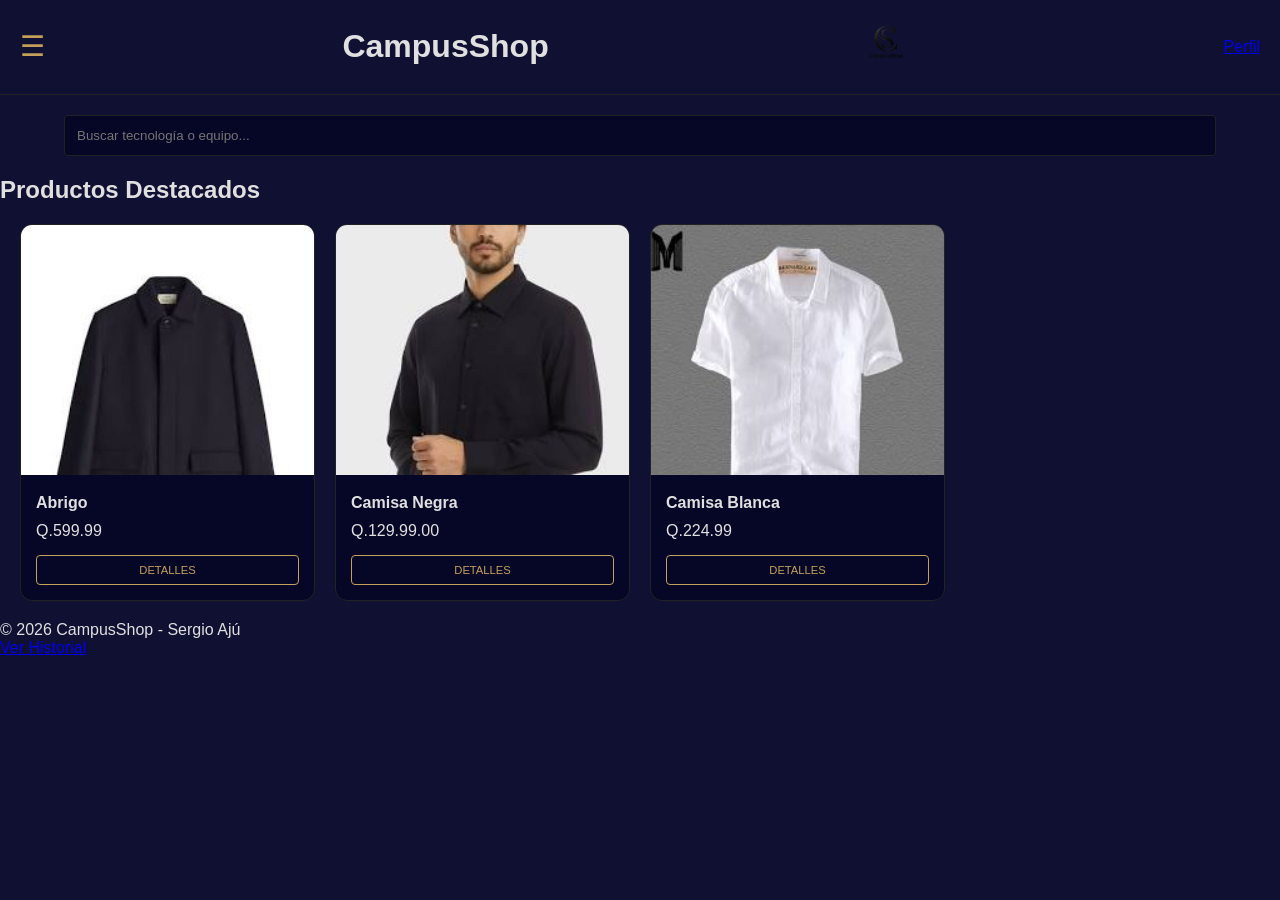
<file: index.html>
<!DOCTYPE html>
<html lang="es">
<head>
    <meta charset="UTF-8">
    <meta name="viewport" content="width=device-width, initial-scale=1.0">
    <title>CampusShop | Inicio</title>
    <link rel="stylesheet" href="CSS/base.css">
    <link rel="stylesheet" href="CSS/layout.css">
    <link rel="stylesheet" href="CSS/components.css">
    <link rel="stylesheet" href="CSS/responsive.css">
</head>
<body>
    <input type="checkbox" id="btn-menu">

    <aside class="sidebar">
        <div class="sidebar-header">
            <img src="IMG/LOGOS/icono1.png" alt="Logo CampusShop" class="logo-sidebar">
            <h2>CampusShop</h2>
            <label for="btn-menu" class="close-icon">cerrar barra</label>
        </div>
        <nav>
            <ul>
                <li class="active"><a href="index.html">☰ Home</a></li>
                <li><a href="productos de html/abrigos.html">Abrigos</a></li>
                <li><a href="productos de html/camisas.html">Camisetas</a></li>
                <li><a href="productos de html/pantalon.html">Pantalones</a></li>
                <li><a href="productos de html/zapatos.html">Zapatos</a></li>
                <hr>
                <li><a href="catalogo.html">Catalogo</a></li>
                <li><a href="perfil.html">Perfil</a></li>
                <li><a href="carrito.html">Carrito</a></li>
            </ul>
        </nav>
    </aside>

    <div class="content-wrapper">
        <header>
            <label for="btn-menu" class="hamburguesa">☰</label>
            <h1>CampusShop</h1>
            <img src="IMG/LOGOS/icono1.png" alt="Logo CampusShop" class="logo-sidebar">
            <a href="perfil.html" class="profile-link">Perfil</a>
        </header>

        <main>
            <section id="busqueda">
                <input type="text" placeholder="Buscar tecnología o equipo...">
            </section>

            <section id="productos-destacados">
                <h2>Productos Destacados</h2>
                <div class="grid-container">
                    <article class="card">
                        <img src="IMG/ROPA/ABRIGOS/abrigo1.jpg" alt="Abrigo">
                        <div class="card-info">
                            <h3>Abrigo </h3>
                            <p>Q.599.99</p>
                            <a href="productos de html/producto.html">Detalles</a>
                        </div>
                    </article>
                    <article class="card">
                        <img src="IMG/ROPA/CAMISAS/camisa1.jpg" alt="Camisa">
                        <div class="card-info">
                            <h3>Camisa Negra</h3>
                            <p>Q.129.99.00</p>
                            <a href="productos de html/producto.html">Detalles</a>
                        </div>
                    </article>
                    <article class="card">
                        <img src="IMG/ROPA/CAMISAS/camisa2.jpg" alt="Camiseta">
                        <div class="card-info">
                            <h3>Camisa Blanca</h3>
                            <p>Q.224.99</p>
                            <a href="productos de html/producto.html">Detalles</a>
                        </div>
                    </article>
                </div>
            </section>
        </main>

        <footer>
            <p>&copy; 2026 CampusShop - Sergio Ajú</p>
            <a href="historial.html">Ver Historial</a>
        </footer>
    </div>
</body>
</html>
</file>
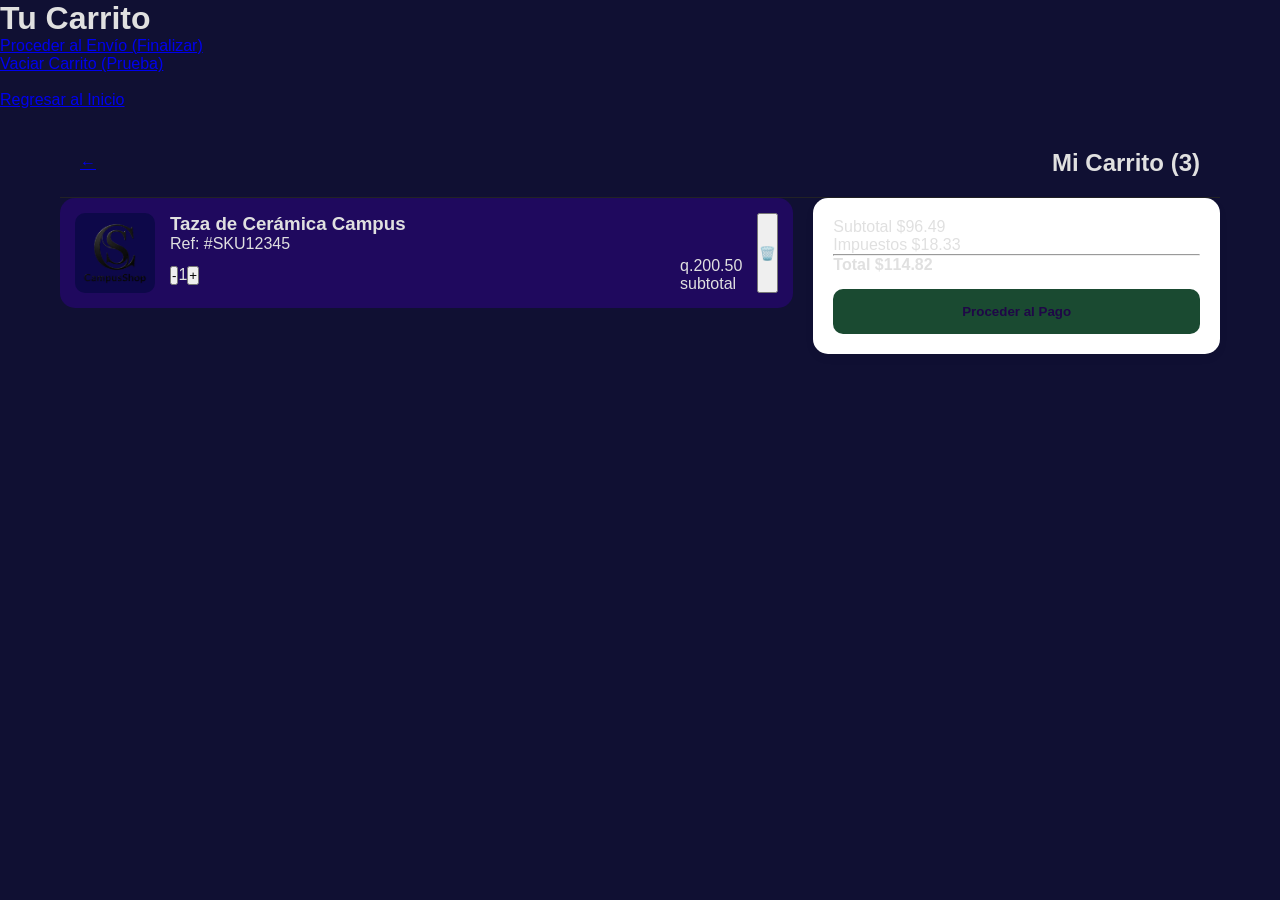
<file: carrito.html>
<!DOCTYPE html>
<html lang="es">
<head>
    <meta charset="UTF-8">
    <title>Carrito de Compras</title>
    <link rel="stylesheet" href="CSS/base.css">
    <link rel="stylesheet" href="CSS/layout.css">
    <link rel="stylesheet" href="CSS/components.css">
    <link rel="stylesheet" href="CSS/responsive.css">

</head>
<body>
    <h1>Tu Carrito</h1>
    <a href="verificar.html">Proceder al Envío (Finalizar)</a><br>
    <a href="vacio.html">Vaciar Carrito (Prueba)</a><br><br>
    <a href="index.html">Regresar al Inicio</a>
</body>
    <main class="cart-container">
    <header class="cart-header">
        <a href="index.html">←</a>
        <h2>Mi Carrito (3)</h2>
    </header>

    <div class="cart-wrapper">
        <section class="cart-items">
            <article class="cart-item">
                <img src="IMG/LOGOS/icono1.png" alt="ICONO">
                <div class="item-details">
                    <div class="item-info">
                        <h3>Taza de Cerámica Campus</h3>
                        <p class="ref">Ref: #SKU12345</p>
                    </div>
                    <div class="item-controls">
                        <div class="qty">
                            <button>-</button><span>1</span><button>+</button>
                        </div>
                        <div class="price-box">
                            <p>q.200.50</p>
                            <span>subtotal</span>
                        </div>
                    </div>
                </div>
                <button class="btn-delete">🗑️</button>
            </article>
            </section>

        <aside class="cart-summary">
            <div class="summary-row">
                <span>Subtotal</span>
                <span>$96.49</span>
            </div>
            <div class="summary-row">
                <span>Impuestos</span>
                <span>$18.33</span>
            </div>
            <hr>
            <div class="summary-row total">
                <strong>Total</strong>
                <strong>$114.82</strong>
            </div>
            <button class="btn-checkout">Proceder al Pago</button>
        </aside>
    </div>
</main>
</html>
</file>
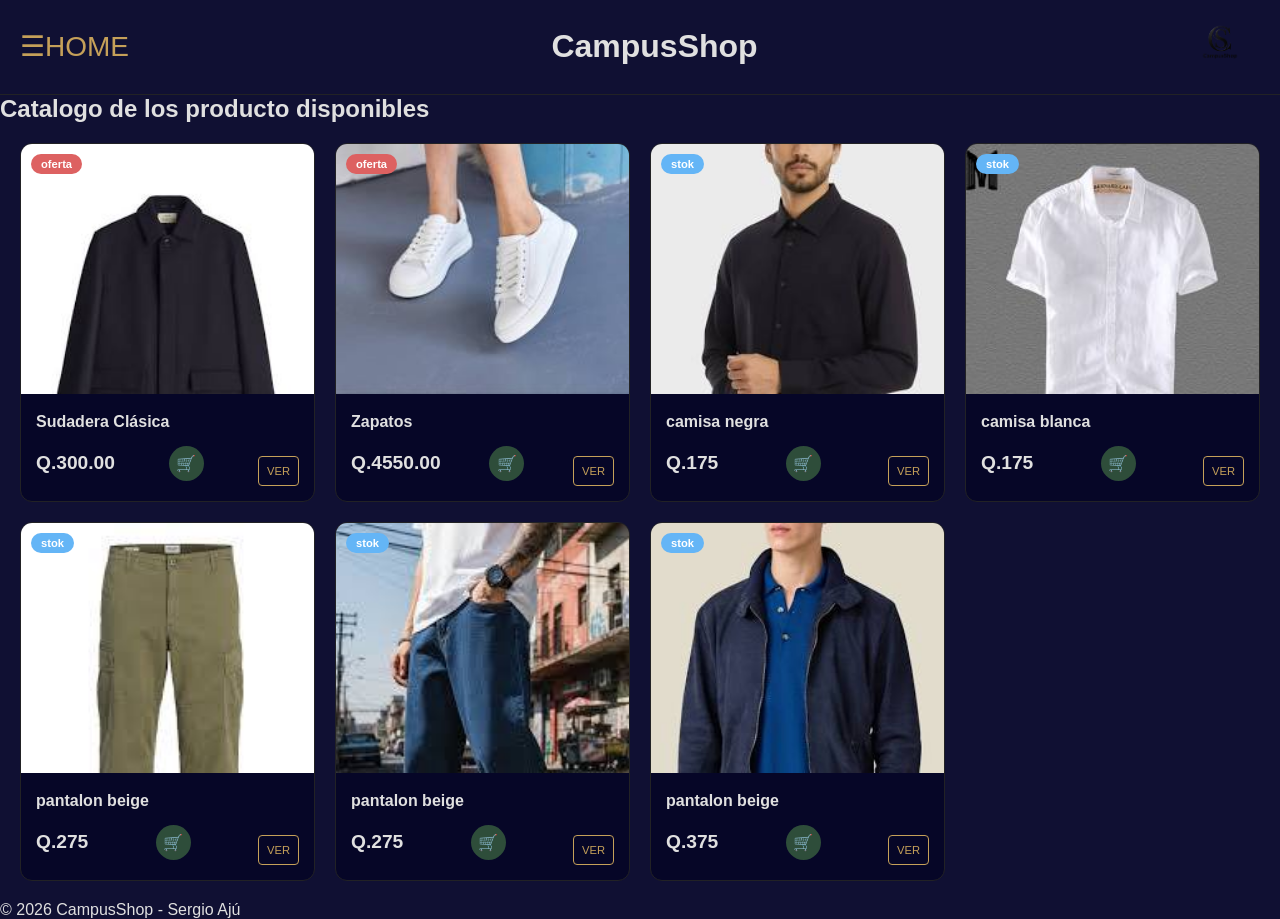
<file: catalogo.html>
<!DOCTYPE html>
<html lang="es">
<head>
    <meta charset="UTF-8">
    <meta name="viewport" content="width=device-width, initial-scale=1.0">
    <title>CampusShop | Catálogo</title>
    <link rel="stylesheet" href="CSS/base.css">
    <link rel="stylesheet" href="CSS/layout.css">
    <link rel="stylesheet" href="CSS/components.css">
    <link rel="stylesheet" href="CSS/responsive.css">
</head>
<body>
    <input type="checkbox" id="btn-menu">

    <aside class="sidebar">
        <div class="sidebar-header">
            <img src="IMG/LOGOS/icono1.png" alt="Logo CampusShop" class="logo-sidebar">
            <h2>CampusShop</h2>
            <label for="btn-menu" class="close-icon">cerrar barra</label>
        </div>
        <nav>
            <ul>
                <li class="active"><a href="index.html">☰ HOME</a></li>
                <li><a href="productos de html/abrigos.html">Abrigos</a></li>
                <li><a href="productos de html/camisas.html">Camisetas</a></li>
                <li><a href="productos de html/pantalon.html">Pantalones</a></li>
                <li><a href="productos de html/zapatos.html">Abrigos</a></li>
                <hr>
                <li><a href="perfil.html">Perfil</a></li>
                <li><a href="carrito.html">Carrito</a></li>
            </ul>
        </nav>
    </aside>

    <div class="content-wrapper">
        <header>
            <label for="btn-menu" class="hamburguesa">☰HOME</label>
            <h1>CampusShop</h1>
            <img src="IMG/LOGOS/icono1.png" alt="Logo CampusShop" class="logo-sidebar">
        </header>
        <main>
            <h2>Catalogo de los producto disponibles</h2>
            <section class="grid-container">   
                <article class="card">
                    <span class="badge oferta">oferta</span>
                    <img src="IMG/ROPA/ABRIGOS/abrigo1.jpg" alt="Sudadera">
                    <div class="card-info">
                        <h3>Sudadera Clásica</h3>
                        <div class="price-row">
                            <p>Q.300.00</p>
                            <button class="btn-add">🛒</button>
                            <a href="productos de html/producto.html">Ver</a>
                        </div>
                    </div>
                </article>
            <article class="card">
                <span class="badge oferta">oferta</span>
                <img src="IMG/ROPA/ZAPATOS/zapatos1.jpg" alt="Zapatos">
                <div class="card-info">
                    <h3>Zapatos</h3>
                    <div class="price-row">
                        <p>Q.4550.00</p>
                        <button class="btn-add">🛒</button>
                        <a href="productos de html/producto.html">Ver</a>
                    </div>
                </div>
            </article>
            <article class="card">
                <span class="badge stock">stok</span>
                <img src="IMG/ROPA/CAMISAS/camisa1.jpg" alt="camisa">
                <div class="card-info">
                    <h3>camisa negra</h3>
                    <div class="price-row">
                        <p>Q.175</p>
                        <button class="btn-add">🛒</button>
                        <a href="productos de html/producto.html">ver</a>
                    </div>
                </div>
            </article>
            <article class="card">
                <span class="badge stock">stok</span>
                <img src="IMG/ROPA/CAMISAS/camisa2.jpg" alt="camisa">
                <div class="card-info">
                    <h3>camisa blanca</h3>
                    <div class="price-row">
                        <p>Q.175</p>
                        <button class="btn-add">🛒</button>
                        <a href="productos de html/producto.html">ver</a>
                    </div>
                </div>
            </article>
        </article>
        <article class="card">
            <span class="badge stock">stok</span>
            <img src="IMG/ROPA/PANTALONES/pantalon2.jpg" alt="camisa">
            <div class="card-info">
                <h3>pantalon beige</h3>
                <div class="price-row">
                    <p>Q.275</p>
                    <button class="btn-add">🛒</button>
                    <a href="productos de html/producto.html">ver</a>
                </div>
            </div>
        </article>
        <article class="card">
            <span class="badge stock">stok</span>
            <img src="IMG/ROPA/PANTALONES/pantalon1.jpg" alt="camisa">
            <div class="card-info">
                <h3>pantalon beige</h3>
                <div class="price-row">
                    <p>Q.275</p>
                    <button class="btn-add">🛒</button>
                    <a href="productos de html/producto.html">ver</a>
                </div>
            </div>
        </article>
        <article class="card">
            <span class="badge stock">stok</span>
            <img src="IMG/ROPA/ABRIGOS/abrigo2.jpg" alt="camisa">
            <div class="card-info">
                <h3>pantalon beige</h3>
                <div class="price-row">
                    <p>Q.375</p>
                    <button class="btn-add">🛒</button>
                    <a href="productos de html/producto.html">ver</a>
                </div>
            </div>
        </article>
        </main>
        <footer>
            <p>&copy; 2026 CampusShop - Sergio Ajú</p>
            <nav class="footer-nav">
            </nav>
        </footer>
    </div>
</body>
</html>
</file>
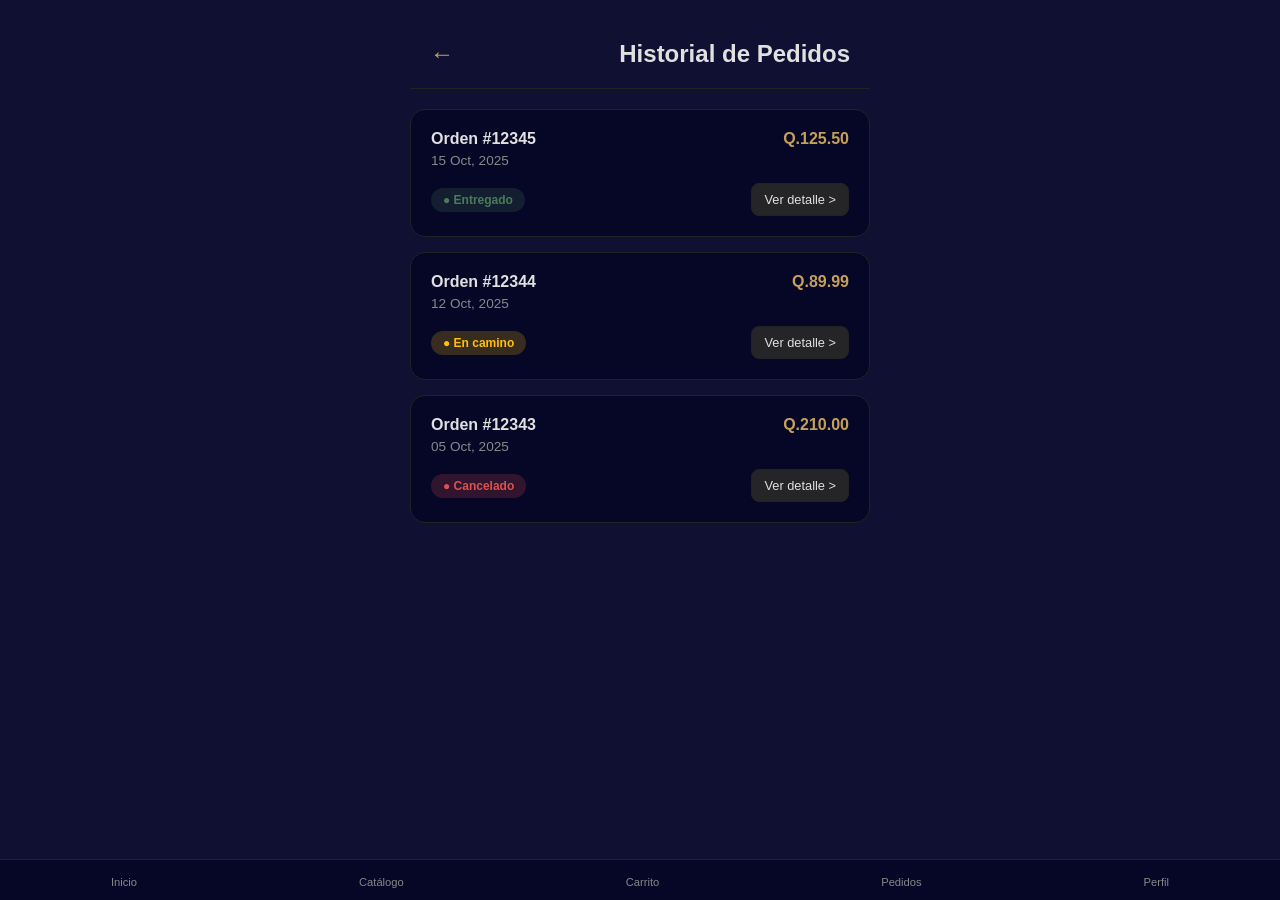
<file: historial.html>
<!DOCTYPE html>
<html lang="es">
<head>
    <meta charset="UTF-8">
    <meta name="viewport" content="width=device-width, initial-scale=1.0">
    <title>CampusShop | Historial</title>
    <link rel="stylesheet" href="CSS/base.css">
    <link rel="stylesheet" href="CSS/layout.css">
    <link rel="stylesheet" href="CSS/components.css">
</head>
<body class="perfil-body">

    <main class="perfil-container">
        <header class="perfil-header" style="display: flex; align-items: center; gap: 15px;">
            <a href="perfil.html" style="text-decoration: none; color: var(--bat-gold); font-size: 1.5rem;">←</a>
            <h2>Historial de Pedidos</h2>
        </header>

        <section class="pedidos-list">
            
            <article class="pedido-card">
                <div class="pedido-info">
                    <div class="pedido-row">
                        <span class="orden-num">Orden #12345</span>
                        <span class="pedido-precio">Q.125.50</span>
                    </div>
                    <p class="pedido-fecha">15 Oct, 2025</p>
                    <div class="pedido-footer">
                        <span class="status entregado">● Entregado</span>
                        <a href="#" class="btn-detalle">Ver detalle ></a>
                    </div>
                </div>
            </article>

            <article class="pedido-card">
                <div class="pedido-info">
                    <div class="pedido-row">
                        <span class="orden-num">Orden #12344</span>
                        <span class="pedido-precio">Q.89.99</span>
                    </div>
                    <p class="pedido-fecha">12 Oct, 2025</p>
                    <div class="pedido-footer">
                        <span class="status camino">● En camino</span>
                        <a href="#" class="btn-detalle">Ver detalle ></a>
                    </div>
                </div>
            </article>

            <article class="pedido-card">
                <div class="pedido-info">
                    <div class="pedido-row">
                        <span class="orden-num">Orden #12343</span>
                        <span class="pedido-precio">Q.210.00</span>
                    </div>
                    <p class="pedido-fecha">05 Oct, 2025</p>
                    <div class="pedido-footer">
                        <span class="status cancelado">● Cancelado</span>
                        <a href="#" class="btn-detalle">Ver detalle ></a>
                    </div>
                </div>
            </article>

        </section>
    </main>

    <nav class="footer-nav-bar">
        <a href="index.html"><span>Inicio</span></a>
        <a href="catalogo.html"><span>Catálogo</span></a>
        <a href="carrito.html"><span>Carrito</span></a>
        <a href="pedidos.html"><span>Pedidos</span></a>
        <a href="perfil.html"><span>Perfil</span></a>
    </nav>

</body>
</html>
</file>
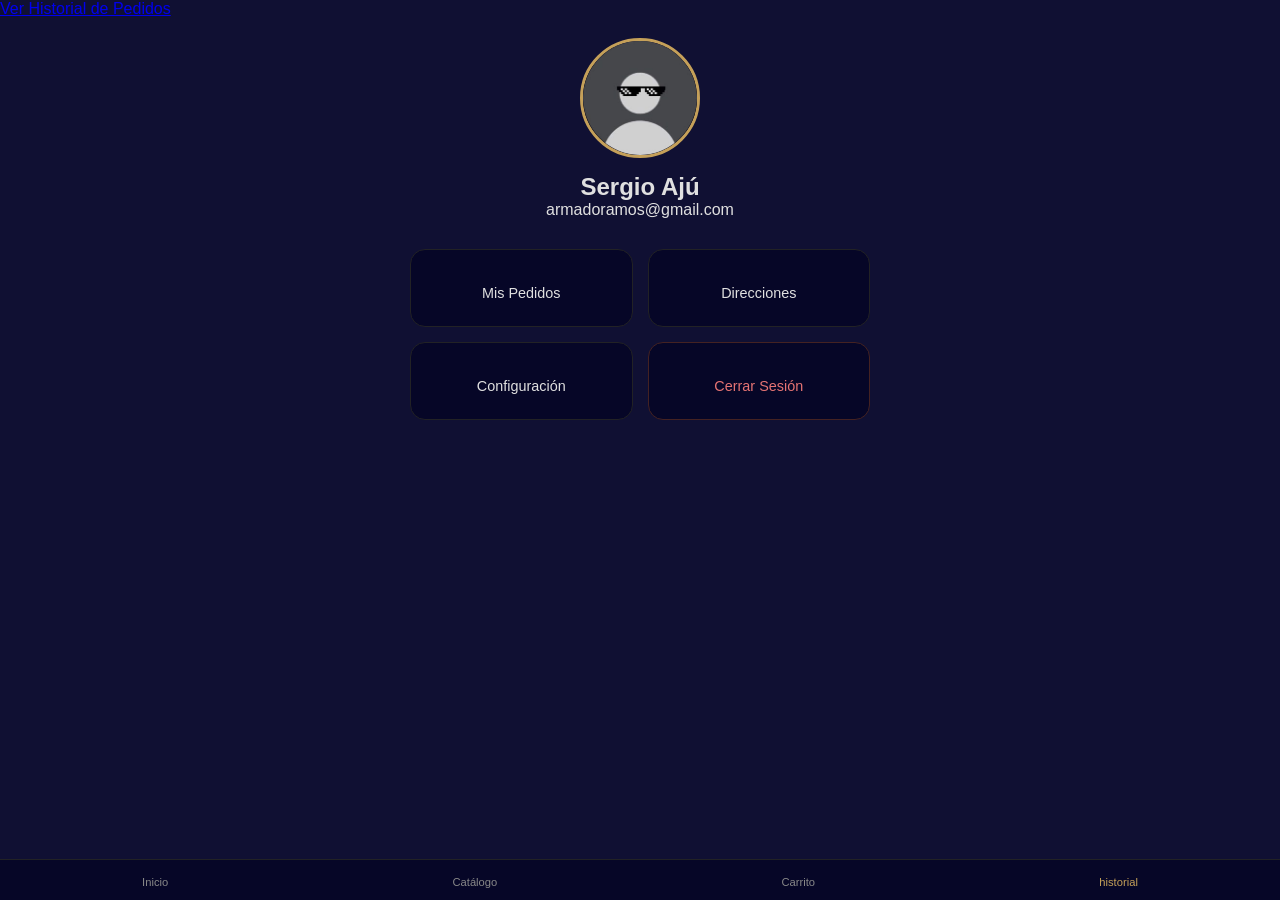
<file: perfil.html>
<!DOCTYPE html>
<html lang="es">
<head>
    <meta charset="UTF-8">
    <title>Mi Perfil</title>
    <link rel="stylesheet" href="CSS/base.css">
    <link rel="stylesheet" href="CSS/components.css">

</head>
<body>
    <header>
        <nav class="footer-nav-bar">
            <a href="index.html"><span>Inicio</span></a>
            <a href="catalogo.html"><span>Catálogo</span></a>
            <a href="carrito.html"><span>Carrito</span></a>
            <a href="perfil.html" class="active"><span>Perfil</span></a>
        </nav>
    </header>
    <a href="historial.html">Ver Historial de Pedidos</a>
    <main class="perfil-container">
    <section class="perfil-info">
        <div class="avatar-wrapper">
            <img src="IMG/ICONOS/perfil.jpg" alt="Foto de Perfil" class="avatar-img">
        </div>
        <h1 class="user-name">Sergio Ajú</h1>
        <p class="user-email">armadoramos@gmail.com</p>
    </section>

    <section class="perfil-menu-grid">
        <a href="historial.html" class="menu-item">
            <span class="menu-icon"></span>
            <span class="menu-text">Mis Pedidos</span>
        </a>
        
        <a href="direcciones.html" class="menu-item">
            <span class="menu-icon"></span>
            <span class="menu-text">Direcciones</span>
        </a>

        <a href="configuracion.html" class="menu-item">
            <span class="menu-icon"></span>
            <span class="menu-text">Configuración</span>
        </a>

        <a href="logout.html" class="menu-item logout">
            <span class="menu-icon"></span>
            <span class="menu-text">Cerrar Sesión</span>
        </a>
    </section>
</main>

<nav class="footer-nav-bar">
    <a href="index.html"><span>Inicio</span></a>
    <a href="catalogo.html"><span>Catálogo</span></a>
    <a href="carrito.html"><span>Carrito</span></a>
    <a href="historial.html" class="active"><span>historial</span></a>
</nav>
</body>
</html>
</file>
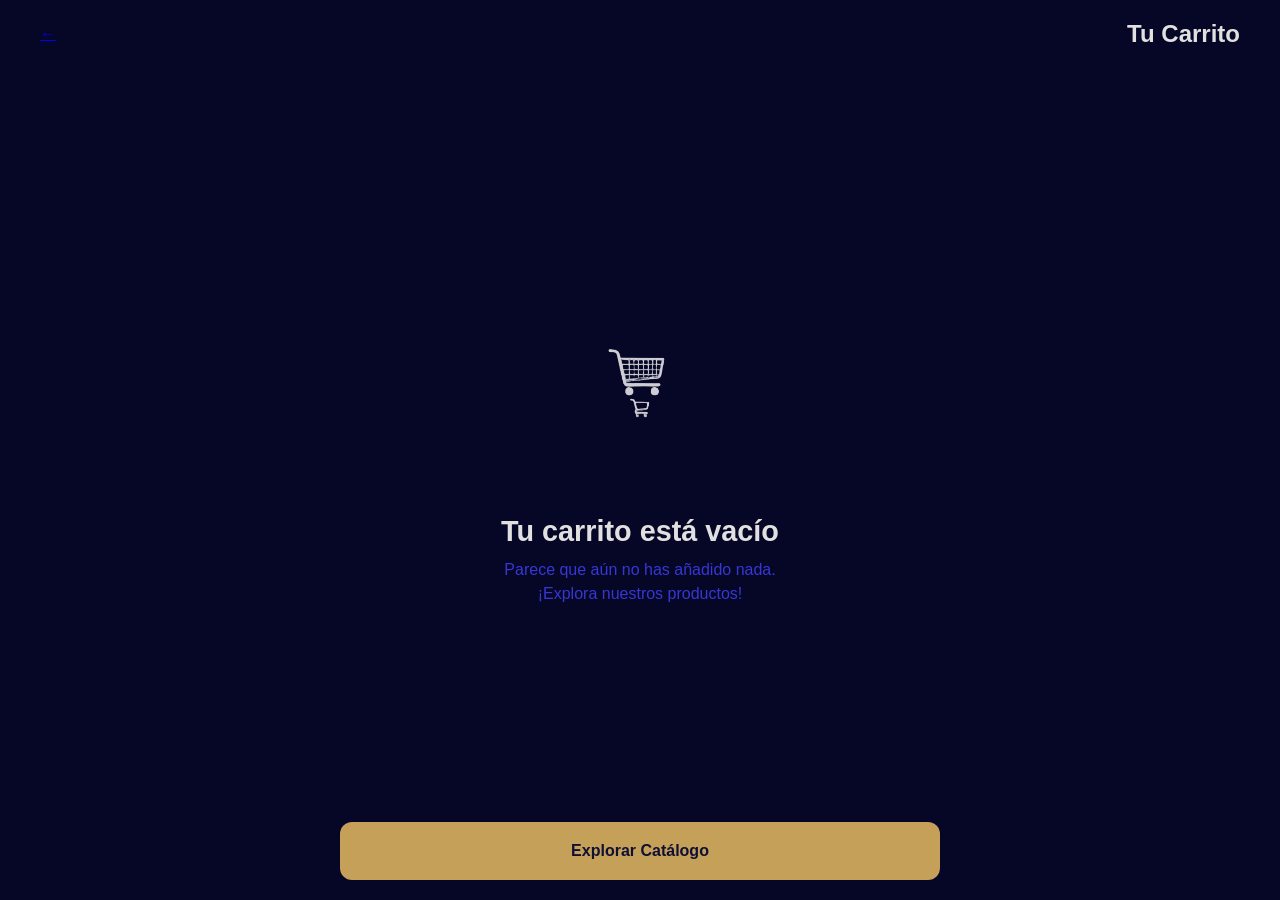
<file: vacio.html>
<!DOCTYPE html>
<html lang="es">
<head>
    <meta charset="UTF-8">
    <meta name="viewport" content="width=device-width, initial-scale=1.0">
    <title>CampusShop | Carrito Vacío Responsivo</title>
    <link rel="stylesheet" href="../CSS/base.css">
    <link rel="stylesheet" href="../CSS/layout.css">
    <link rel="stylesheet" href="../CSS/components.css">
    <link rel="stylesheet" href="../CSS/responsive.css">
</head>
<body>
    <main class="empty-cart-container">
        <header class="empty-header">
            <a href="index.html" class="back-btn">←</a>
            <h2>Tu Carrito</h2>
        </header>

        <section class="empty-content">
            <div class="icon-circle">
                <img src="IMG/ICONOS/carrito.png" alt="Carrito vacío" class="img-vacio">
            </div>
            
            <div class="text-group">
                <h3>Tu carrito está vacío </h3>
                <p>Parece que aún no has añadido nada. ¡Explora nuestros productos!</p>
            </div>
        </section>

        <footer class="empty-footer">
            <a href="index.html" class="btn-primary-full">Explorar Catálogo</a>
        </footer>
    </main>
</body>
</html>
</file>
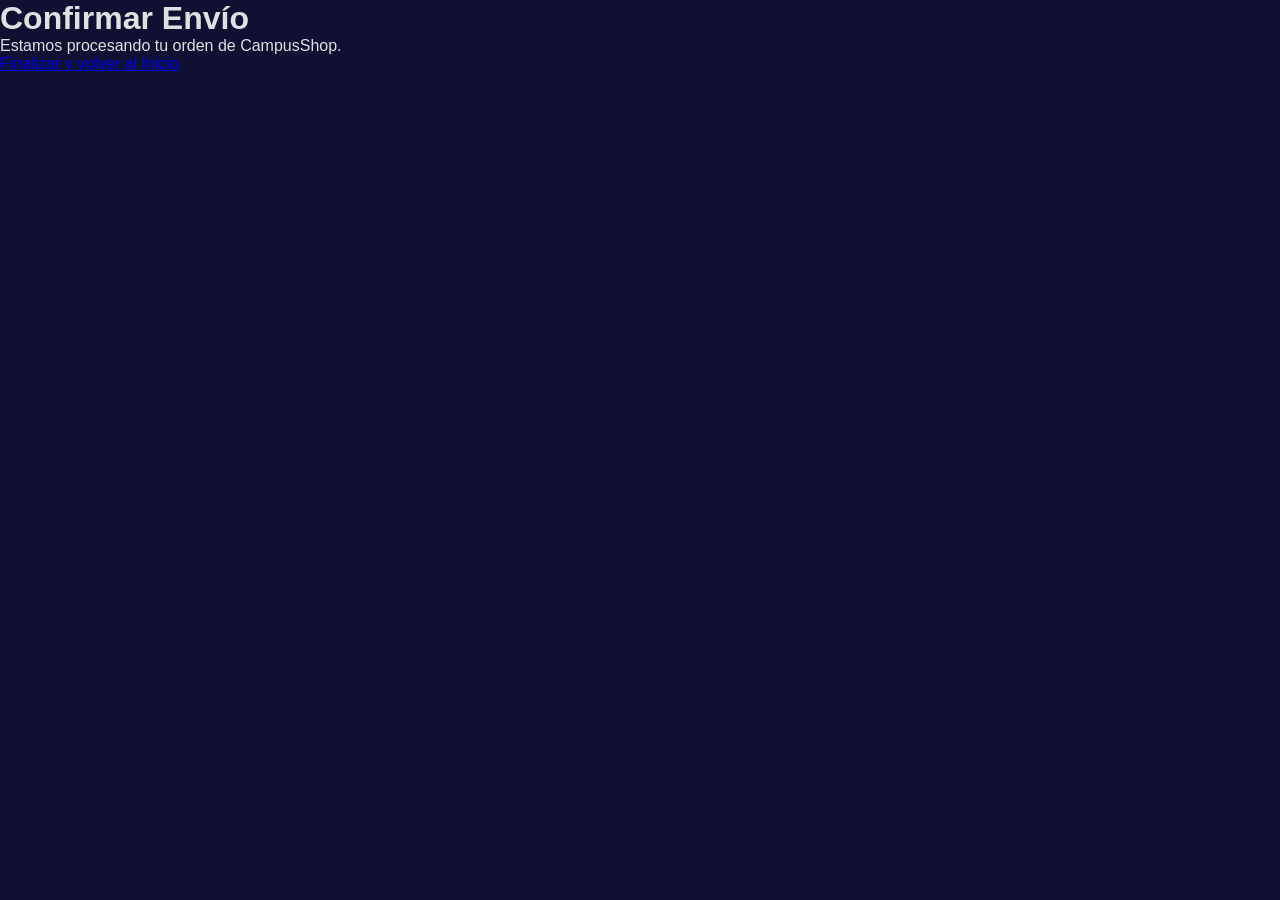
<file: verificar.html>
<!DOCTYPE html>
<html lang="es">
<head>
    <meta charset="UTF-8">
    <title>Verificar Orden</title>
    <link rel="stylesheet" href="CSS/base.css">
</head>
<body>
    <h1>Confirmar Envío</h1>
    <p>Estamos procesando tu orden de CampusShop.</p>
    <a href="index.html">Finalizar y volver al Inicio</a>
</body>
</html>
</file>
<file: CSS/base.css>
:root {
    --bat-black: #101033;
    --bat-gray: #060627;
    --bat-gold: #c5a059; 
    --bat-text: #e0e0e0;
    --bat-border: #222225;
}

* {
    margin: 0;
    padding: 0;
    box-sizing: border-box;
}

body {
    background-color: var(--bat-black);
    color: var(--bat-text);
    font-family: 'Inter', sans-serif;
    overflow-x: hidden;
}

#btn-menu {
    display: none;
}
</file>
<file: CSS/layout.css>
html {
    user-select: none;
}
.sidebar {
    user-select: none;
    width: 280px;
    height: 100vh;
    background: var(--bat-gray);
    position: fixed;
    top: 0;
    left: -280px; 
    z-index: 1000;
    border-right: 1px solid var(--bat-border);
}
#btn-menu:checked ~ .sidebar {
    left: 0;
}

header {
    padding: 20px;
    display: flex;
    align-items: center;
    justify-content: space-between;
    border-bottom: 1px solid var(--bat-border);
}

.hamburguesa {
    font-size: 28px;
    cursor: pointer;
    color: var(--bat-gold);
}

.sidebar-header {
    padding: 20px;
    display: flex;
    justify-content: space-between;
    border-bottom: 1px solid var(--bat-border);
}

.sidebar nav ul li a {
    display: block;
    padding: 15px 20px;
    color: var(--bat-text);
    text-decoration: none;
}

.sidebar nav ul li a:hover {
    background: #252528;
}
.sidebar-header {
    display: flex;
    flex-direction: column; 
    align-items: center;
    padding: 20px;
    text-align: center;
    border-bottom: 1px solid var(--bat-border);
}

.logo-sidebar {
    width: 80px;  
    height: auto;
    margin-bottom: 10px;
    border-radius: 4px; 
    filter: grayscale(100%) brightness(0.8); 
}

.logo-sidebar:hover {
    filter: grayscale(0%) brightness(1); 
}
.main-product-card {
    display: flex;
    flex-direction: column; /* Por defecto para teléfono (uno abajo del otro) */
    gap: 20px;
    background: var(--product-bg);
    max-width: 1000px;
    margin: 0 auto;
}

.main-image-container, .main-content {
    width: 100%; /* Ocupan todo el ancho en el móvil */
}
.cart-container {
    max-width: 1200px;
    margin: 0 auto;
    padding: 20px;
}

/* En móvil: uno arriba del otro */
.cart-wrapper {
    display: flex;
    flex-direction: column;
    gap: 20px;
}

.cart-items {
    display: flex;
    flex-direction: column;
    gap: 15px;
}

.cart-summary {
    background: #fff;
    padding: 20px;
    border-radius: 15px;
    box-shadow: 0 4px 10px rgba(0,0,0,0.05);
}
.empty-cart-container {
    height: 100vh;
    display: flex;
    flex-direction: column;
    background-color: #ffffff; /* Fondo blanco como tu imagen */
}

.empty-header {
    display: flex;
    align-items: center;
    padding: 20px;
    gap: 15px;
}

.empty-content {
    flex: 1; 
    display: flex;
    flex-direction: column;
    align-items: center;
    justify-content: center;
    padding: 20px;
    text-align: center;
}

.empty-footer {
    padding: 20px;
    border-top: 1px solid #f0f0f0;
}
.empty-cart-container {
    height: 100vh;
    display: flex;
    flex-direction: column;
    /* Usamos tu variable de azul profundo */
    background-color: var(--bat-gray); 
    width: 100%;
}

.empty-header, .empty-footer {
    padding: 20px 40px;
    border: none; /* Sin bordes como pediste */
}

.empty-content {
    flex: 1;
    display: flex;
    flex-direction: column;
    align-items: center;
    justify-content: center;
    text-align: center;
}
</file>
<file: CSS/components.css>
#busqueda input {
    width: 90%;
    margin: 20px auto;
    display: block;
    background: var(--bat-gray);
    border: 1px solid var(--bat-border);
    padding: 12px;
    color: white;
    border-radius: 4px;
}

.grid-container {
    display: grid;
    grid-template-columns: repeat(auto-fill, minmax(250px, 1fr));
    gap: 20px;
    padding: 20px;
}

.card {
    background: var(--bat-gray);
    border: 1px solid var(--bat-border);
    text-align: left;
    border-radius: 12px;
    overflow: hidden;
    position: relative;
}

.card img {
    width: 100%;
    height: 250px;
    object-fit: cover;
}

.badge {
    position: absolute;
    top: 10px;
    left: 10px;
    padding: 4px 10px;
    border-radius: 12px;
    font-size: 0.7rem;
    font-weight: bold;
    color: white;
    z-index: 10;
}
.badge.oferta { background-color: #dd6161; }
.badge.stock { background-color: #64b5f6; }

.card-info {
    padding: 15px;
}

.card-info h3 {
    font-size: 1rem;
    margin-bottom: 10px;
    color: var(--bat-text);
}

.price-row {
    display: flex;
    justify-content: space-between;
    align-items: center;
    margin-top: 10px;
}

.price-row p {
    font-weight: bold;
    font-size: 1.2rem;
    color: var(--bat-text);
}

.btn-add {
    background-color: #2e4d3a;
    color: white;
    border: none;
    width: 35px;
    height: 35px;
    border-radius: 50%;
    cursor: pointer;
    display: flex;
    align-items: center;
    justify-content: center;
    font-size: 1rem;
}

.card-info a {
    display: block;
    margin-top: 15px;
    border: 1px solid var(--bat-gold);
    color: var(--bat-gold);
    padding: 8px;
    text-decoration: none;
    text-transform: uppercase;
    font-size: 0.7rem;
    text-align: center;
    border-radius: 4px;
}
.perfil-container {
    padding: 20px;
    text-align: center;
    max-width: 500px;
    margin: 0 auto;
    padding-bottom: 80px;
}

.avatar-wrapper {
    width: 120px;
    height: 120px;
    margin: 0 auto 15px;
    border-radius: 50%;
    border: 3px solid var(--bat-gold);
    overflow: hidden;
}

.avatar-img {
    width: 100%;
    height: 100%;
    object-fit: cover;
}

.perfil-menu-grid {
    display: grid;
    grid-template-columns: 1fr 1fr;
    gap: 15px;
    margin-top: 30px;
}

.menu-item {
    background: var(--bat-gray);
    padding: 25px 10px;
    border-radius: 15px;
    text-decoration: none;
    color: var(--bat-text);
    display: flex;
    flex-direction: column;
    align-items: center;
    border: 1px solid var(--bat-border);
}

.menu-item:active { background: #252528; }

.menu-icon {
    font-size: 1.8rem;
    margin-bottom: 10px;
}

.menu-text {
    font-weight: 500;
    font-size: 0.9rem;
}

.menu-item.logout {
    color: #e57373;
    border-color: #442222;
}
.pedidos-list {
    margin-top: 20px;
    display: flex;
    flex-direction: column;
    gap: 15px;
}

.pedido-card {
    background: var(--bat-gray);
    border: 1px solid var(--bat-border);
    border-radius: 15px;
    padding: 20px;
    text-align: left;
}

.pedido-row {
    display: flex;
    justify-content: space-between;
    align-items: center;
    margin-bottom: 5px;
}

.orden-num {
    font-weight: bold;
    font-size: 1rem;
    color: var(--bat-text);
}

.pedido-precio {
    font-weight: bold;
    color: var(--bat-gold);
}

.pedido-fecha {
    color: #888;
    font-size: 0.85rem;
    margin-bottom: 15px;
}

.pedido-footer {
    display: flex;
    justify-content: space-between;
    align-items: center;
}
.status {
    padding: 5px 12px;
    border-radius: 20px;
    font-size: 0.75rem;
    font-weight: bold;
}

.status.entregado { background: rgba(74, 124, 89, 0.2); color: #4a7c59; }
.status.camino { background: rgba(255, 193, 7, 0.2); color: #ffc107; }
.status.cancelado { background: rgba(217, 83, 79, 0.2); color: #d9534f; }

.btn-detalle {
    text-decoration: none;
    background: #252528;
    color: var(--bat-text);
    padding: 8px 12px;
    border-radius: 8px;
    font-size: 0.8rem;
    border: 1px solid var(--bat-border);
}
.footer-nav-bar {
    position: fixed;
    bottom: 0;
    left: 0;
    width: 100%;
    background: var(--bat-gray);
    display: flex;
    justify-content: space-around;
    padding: 12px 0;
    border-top: 1px solid var(--bat-border);
    z-index: 1000;
}

.footer-nav-bar a {
    text-decoration: none;
    color: #888;
    font-size: 0.7rem;
    display: flex;
    flex-direction: column;
    align-items: center;
}

.footer-nav-bar a.active { color: var(--bat-gold); }

.footer-nav-bar span { margin-top: 4px; }
.header-right{
    display: grid;
    grid-template-columns: repeat(auto-fill, minmax(250px, 1fr));
    gap: 0px;
    padding: 5px;
}
/* Contenedor Principal estilo Móvil */
.product-detail-container {
    max-width: 450px;
    margin: 0 auto;
    background: #0d053d;
    font-family: Arial, sans-serif;
}

.product-header {
    display: flex;
    justify-content: space-between;
    align-items: center;
    padding: 15px;
}

.main-img {
    width: 100%;
    background-color: #f5f5f5;
    border-radius: 20px;
}

.product-info-block {
    padding: 20px;
}

.product-info-block h1 {
    font-size: 24px;
    margin-bottom: 5px;
}

.price {
    font-size: 22px;
    font-weight: bold;
    margin-bottom: 15px;
}

.description {
    color: #666;
    font-size: 14px;
    line-height: 1.4;
}

/* Selector de Tallas */
.size-options {
    display: flex;
    gap: 10px;
    margin: 15px 0;
}

.size-btn {
    width: 40px;
    height: 40px;
    border: 1px solid #ddd;
    background: #fff;
    border-radius: 8px;
    cursor: pointer;
}

.size-btn.active {
    background: #2d4a4a; /* Color oscuro de tu botón */
    color: white;
}

/* Botón Añadir */
.btn-primary {
    width: 100%;
    padding: 15px;
    background: #2d4a4a;
    color: white;
    border: none;
    border-radius: 12px;
    font-weight: bold;
    cursor: pointer;
    margin-top: 10px;
}

/* Grid de Relacionados */
.related-products {
    padding: 20px;
}

.related-grid {
    display: grid;
    grid-template-columns: repeat(2, 1fr);
    gap: 15px;
}

.related-item img {
    width: 100%;
    background: #60649e;
    border-radius: 15px;
}

.related-item h4 {
    font-size: 13px;
    margin: 5px 0 2px 0;
}
.main-content a {
    display: block;
    width: 100%;
}

.btn-add-to-cart {
    width: 100%; 
}
.cart-item {
    background: #1f095e;
    display: flex;
    padding: 15px;
    border-radius: 15px;
    gap: 15px;
    position: relative;
}

.cart-item img {
    width: 80px;
    height: 80px;
    background: #0d0849;
    border-radius: 10px;
    object-fit: cover;
}

.item-details {
    flex: 1;
    display: flex;
    flex-direction: column;
    justify-content: space-between;
}

.item-controls {
    display: flex;
    justify-content: space-between;
    align-items: center;
}

.btn-checkout {
    width: 100%;
    padding: 15px;
    background: #1a4a31; 
    color: rgb(31, 7, 71);
    border: none;
    border-radius: 10px;
    font-weight: bold;
    margin-top: 15px;
    cursor: pointer;
}
.icon-circle {
    width: 220px;
    height: 220px;
    background-color: #e8edea; 
    border-radius: 50%;
    display: flex;
    align-items: center;
    justify-content: center;
    margin-bottom: 30px;
}
.img-vacio {
    width: 120px;
    height: auto;
    opacity: 0.5; 
    filter: grayscale(100%);
}

.text-group h3 {
    font-size: 1.4rem;
    font-weight: bold;
    color: #000;
    margin-bottom: 10px;
}

.text-group p {
    color: #777;
    max-width: 280px;
    margin: 0 auto;
    line-height: 1.5;
}
.btn-primary-full {
    display: block;
    width: 100%;
    background-color: #08042b; 
    color: rgb(21, 7, 58);
    text-align: center;
    padding: 18px;
    border-radius: 12px;
    text-decoration: none;
    font-weight: bold;
    border: none;
}
.icon-circle {
    border: none;
    background: transparent;
    margin-bottom: 30px;
}

.img-vacio {
    width: 180px;
    height: auto;
    filter: brightness(0) invert(1); 
    opacity: 0.8;
}
.btn-primary-full {
    display: block;
    width: 100%;
    max-width: 600px;
    margin: 0 auto;
    background-color: var(--bat-gold);
    color: var(--bat-black);          
    text-align: center;
    padding: 20px;
    border-radius: 12px;
    text-decoration: none;
    font-weight: bold;
    border: none;
}

.text-group h3 {
    color: var(--bat-text); /* Texto claro */
    font-size: 1.8rem;
}

.text-group p {
    color: #3737d4; /* Azul grisáceo suave */
}
</file>
<file: CSS/responsive.css>
@media (max-width: 768px) {
    body {
        flex-direction: column; 
    }
    aside {
        width: 100%;
        height: auto;
        position: relative;
    }
    article {
        width: 100%;
    }
    #productos-destacados {
        justify-content: center;
    }
}
@media (max-width: 1024px) and (min-width: 769px) {
    article {
        width: calc(50% - 20px);
    }
}
@media (min-width: 768px) {
    .main-product-card {
        flex-direction: row; /* Pone la imagen a la izquierda y el texto a la derecha */
        align-items: flex-start;
        padding: 40px;
    }

    .main-image-container {
        flex: 1; /* Toma el 50% del espacio */
    }

    .main-content {
        flex: 1; /* Toma el otro 50% */
        padding-left: 30px;
    }

    .related-grid {
        grid-template-columns: repeat(3, 1fr); /* Mantiene los 3 productos abajo */
    }
}
@media screen and (min-width: 992px) {
    .cart-wrapper {
        flex-direction: row; /* Cambio a horizontal */
        align-items: flex-start;
    }

    .cart-items {
        flex: 2; /* El carrito ocupa más espacio */
    }

    .cart-summary {
        flex: 1; /* El resumen ocupa menos espacio */
        position: sticky; /* Se queda fijo al hacer scroll */
        top: 20px;
    }
}
@media (min-width: 768px) {
    .empty-cart-container {
        border: none;       /* ELIMINADO: Quita el borde de la tarjeta en PC */
        box-shadow: none;   /* ELIMINADO: Quita la sombra para que sea plano */
        max-width: 100%;    /* Ahora se estira a toda la pantalla */
        margin: 0;          /* Sin márgenes */
    }
}
</file>
